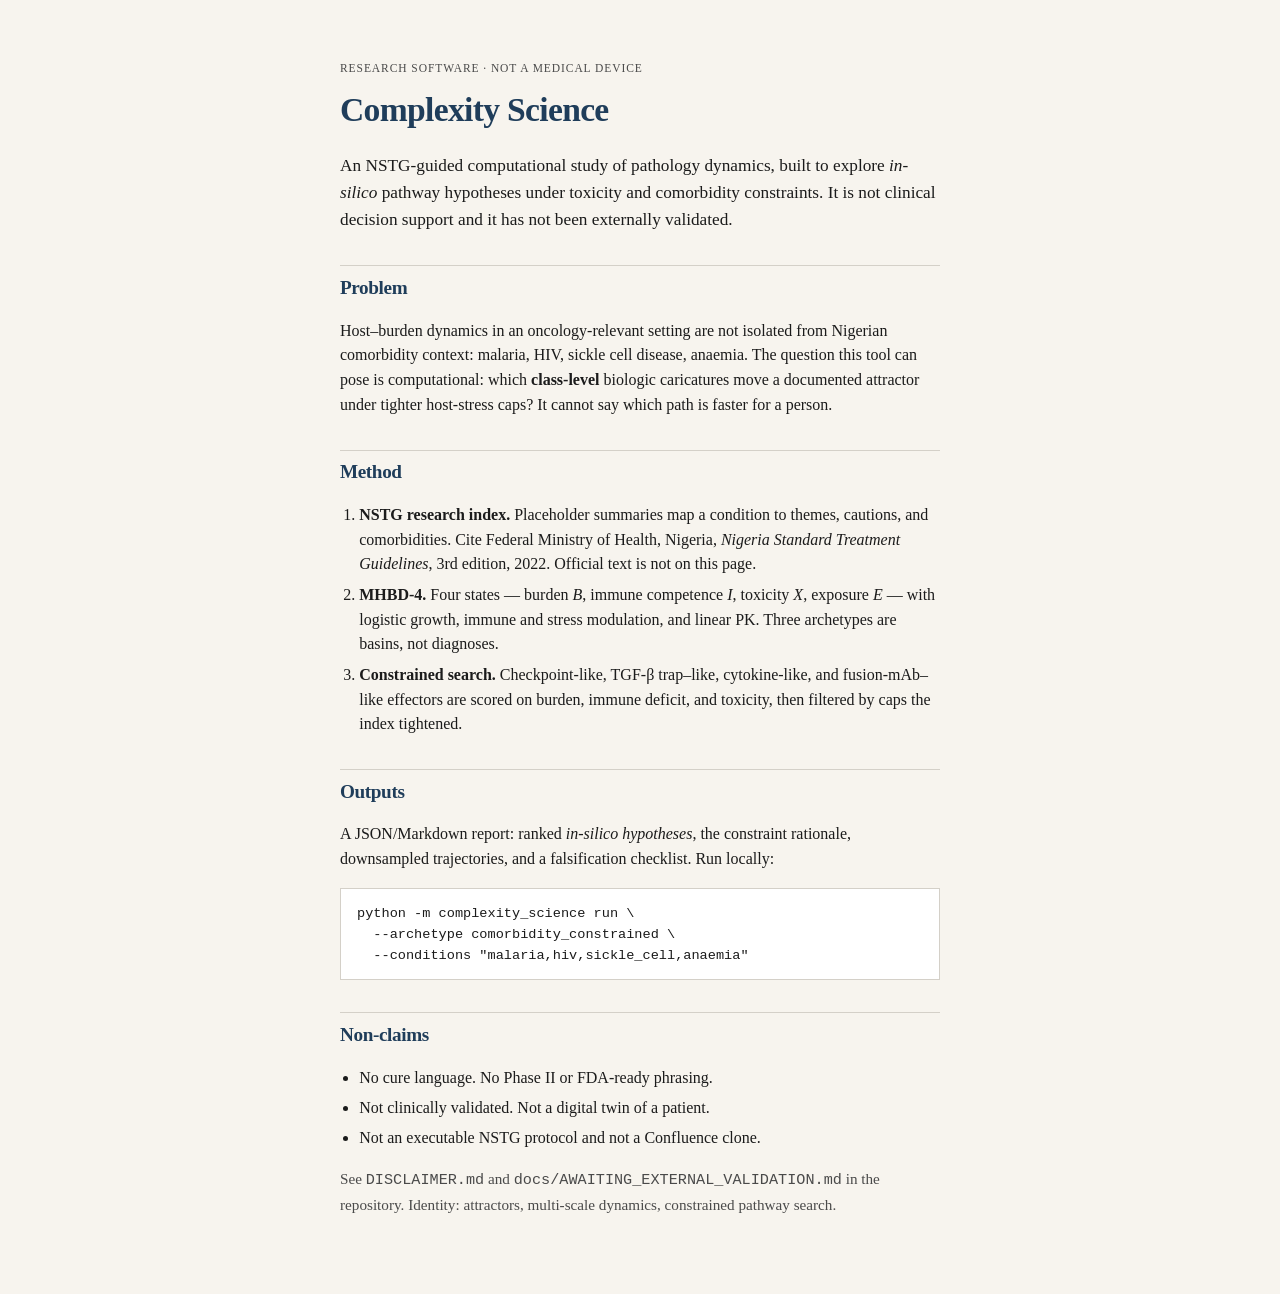
<file: web/index.html>
<!DOCTYPE html>
<html lang="en">
  <head>
    <meta charset="utf-8" />
    <meta name="viewport" content="width=device-width, initial-scale=1" />
    <title>Complexity Science — in-silico explainer</title>
    <link rel="stylesheet" href="styles.css" />
  </head>
  <body>
    <main>
      <p class="kicker">Research software · not a medical device</p>
      <h1>Complexity Science</h1>
      <p class="lede">
        An NSTG-guided computational study of pathology dynamics, built to
        explore <em>in-silico</em> pathway hypotheses under toxicity and
        comorbidity constraints. It is not clinical decision support and it
        has not been externally validated.
      </p>

      <section>
        <h2>Problem</h2>
        <p>
          Host–burden dynamics in an oncology-relevant setting are not
          isolated from Nigerian comorbidity context: malaria, HIV, sickle
          cell disease, anaemia. The question this tool can pose is
          computational: which <strong>class-level</strong> biologic
          caricatures move a documented attractor under tighter host-stress
          caps? It cannot say which path is faster for a person.
        </p>
      </section>

      <section>
        <h2>Method</h2>
        <ol>
          <li>
            <strong>NSTG research index.</strong> Placeholder summaries map a
            condition to themes, cautions, and comorbidities. Cite Federal
            Ministry of Health, Nigeria,
            <cite>Nigeria Standard Treatment Guidelines</cite>, 3rd edition,
            2022. Official text is not on this page.
          </li>
          <li>
            <strong>MHBD-4.</strong> Four states — burden
            <span class="sym">B</span>, immune competence
            <span class="sym">I</span>, toxicity
            <span class="sym">X</span>, exposure
            <span class="sym">E</span> — with logistic growth, immune and
            stress modulation, and linear PK. Three archetypes are basins,
            not diagnoses.
          </li>
          <li>
            <strong>Constrained search.</strong> Checkpoint-like, TGF-β
            trap–like, cytokine-like, and fusion-mAb–like effectors are
            scored on burden, immune deficit, and toxicity, then filtered by
            caps the index tightened.
          </li>
        </ol>
      </section>

      <section>
        <h2>Outputs</h2>
        <p>
          A JSON/Markdown report: ranked <em>in-silico hypotheses</em>, the
          constraint rationale, downsampled trajectories, and a falsification
          checklist. Run locally:
        </p>
        <pre><code>python -m complexity_science run \
  --archetype comorbidity_constrained \
  --conditions "malaria,hiv,sickle_cell,anaemia"</code></pre>
      </section>

      <section>
        <h2>Non-claims</h2>
        <ul>
          <li>No cure language. No Phase II or FDA-ready phrasing.</li>
          <li>Not clinically validated. Not a digital twin of a patient.</li>
          <li>Not an executable NSTG protocol and not a Confluence clone.</li>
        </ul>
        <p class="foot">
          See <code>DISCLAIMER.md</code> and
          <code>docs/AWAITING_EXTERNAL_VALIDATION.md</code> in the
          repository. Identity: attractors, multi-scale dynamics, constrained
          pathway search.
        </p>
      </section>
    </main>
  </body>
</html>
</file>
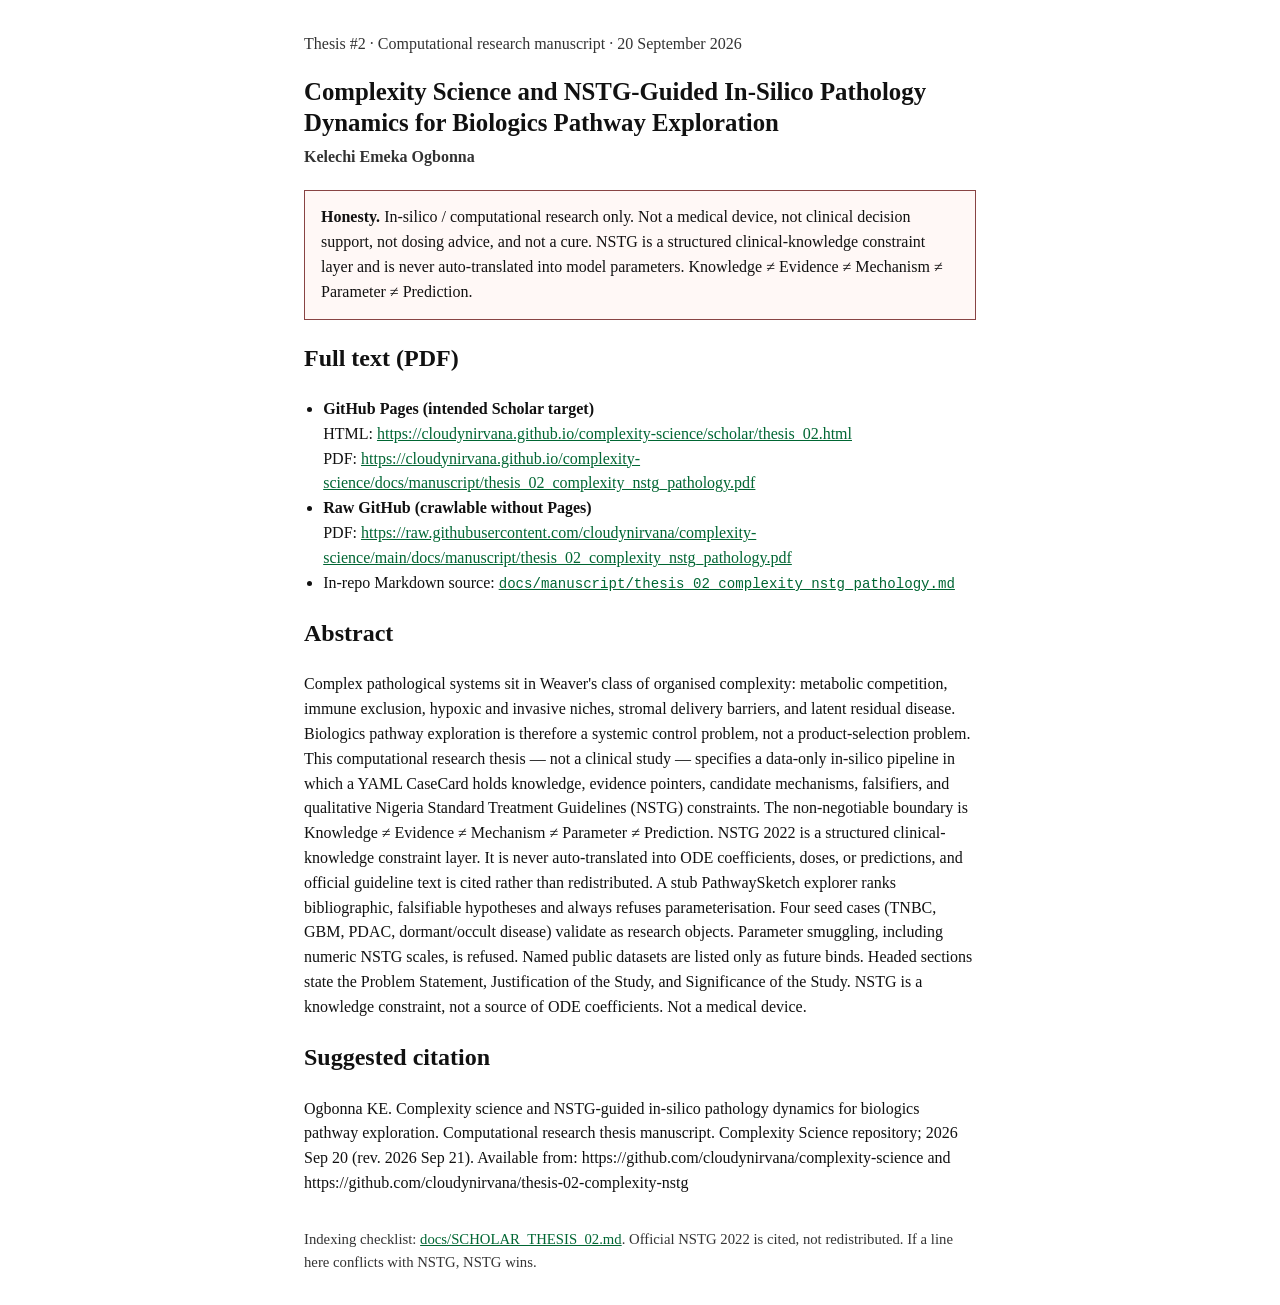
<file: scholar/thesis_02.html>
<!DOCTYPE html>
<html lang="en">
<head>
  <meta charset="utf-8">
  <meta name="viewport" content="width=device-width, initial-scale=1">
  <title>Complexity Science and NSTG-Guided In-Silico Pathology Dynamics for Biologics Pathway Exploration — Ogbonna 2026</title>

  <!-- Highwire Press citation_* tags for Google Scholar.
       Preferred host after GitHub Pages is enabled on this repository:
         HTML: https://cloudynirvana.github.io/complexity-science/scholar/thesis_02.html
         PDF:  https://cloudynirvana.github.io/complexity-science/docs/manuscript/thesis_02_complexity_nstg_pathology.pdf
       Crawlable PDF without Pages (raw GitHub):
         https://raw.githubusercontent.com/cloudynirvana/complexity-science/main/docs/manuscript/thesis_02_complexity_nstg_pathology.pdf
       citation_pdf_url below uses the Pages URL as the intended Scholar target.
       If Pages is not yet enabled, point crawlers at the raw URL (see docs/SCHOLAR_THESIS_02.md). -->
  <meta name="citation_title" content="Complexity Science and NSTG-Guided In-Silico Pathology Dynamics for Biologics Pathway Exploration">
  <meta name="citation_author" content="Ogbonna, Kelechi Emeka">
  <meta name="citation_publication_date" content="2026/09/20">
  <meta name="citation_date" content="2026/09/20">
  <meta name="citation_online_date" content="2026/09/20">
  <meta name="citation_year" content="2026">
  <meta name="citation_language" content="en">
  <meta name="citation_technical_report_institution" content="Complexity Science repository">
  <meta name="citation_technical_report_number" content="Thesis-02">
  <meta name="citation_fulltext_html_url" content="https://cloudynirvana.github.io/complexity-science/scholar/thesis_02.html">
  <meta name="citation_pdf_url" content="https://cloudynirvana.github.io/complexity-science/docs/manuscript/thesis_02_complexity_nstg_pathology.pdf">
  <meta name="citation_abstract" content="Complex pathological systems sit in Weaver's class of organised complexity: metabolic competition, immune exclusion, hypoxic and invasive niches, stromal delivery barriers, and latent residual disease. Biologics pathway exploration is therefore a systemic control problem, not a product-selection problem. This computational research thesis — not a clinical study — specifies a data-only in-silico pipeline in which a YAML CaseCard holds knowledge, evidence pointers, candidate mechanisms, falsifiers, and qualitative Nigeria Standard Treatment Guidelines (NSTG) constraints. The non-negotiable boundary is Knowledge ≠ Evidence ≠ Mechanism ≠ Parameter ≠ Prediction. NSTG 2022 is a structured clinical-knowledge constraint layer. It is never auto-translated into ODE coefficients, doses, or predictions, and official guideline text is cited rather than redistributed. Headed sections state the Problem Statement, Justification of the Study, and Significance of the Study. A stub PathwaySketch explorer ranks bibliographic, falsifiable hypotheses and always refuses parameterisation. Four seed cases (TNBC, GBM, PDAC, dormant/occult disease) validate as research objects. Parameter smuggling, including numeric NSTG scales, is refused. Named public datasets are listed only as future binds. Not a medical device, not CDS, not dosing, not a cure.">
    <meta name="citation_reference" content="Weaver W. Science and complexity. Am Sci. 1948;36(4):536-44. PMID: 18882675. Available from: https://www.jstor.org/stable/27826254">
  <meta name="citation_reference" content="Anderson PW. More is different. Science. 1972;177(4047):393-6. doi:10.1126/science.177.4047.393. PMID: 17796623">
  <meta name="citation_reference" content="Goldenfeld N, Kadanoff LP. Simple lessons from complexity. Science. 1999;284(5411):87-9. doi:10.1126/science.284.5411.87. PMID: 10102823">
  <meta name="citation_reference" content="Hartwell LH, Hopfield JJ, Leibler S, Murray AW. From molecular to modular cell biology. Nature. 1999;402(6761 Suppl):C47-52. doi:10.1038/35011540. PMID: 10591225">
  <meta name="citation_reference" content="Kitano H. Systems biology: a brief overview. Science. 2002;295(5560):1662-4. doi:10.1126/science.1069492. PMID: 11872829">
  <meta name="citation_reference" content="Kitano H. Computational systems biology. Nature. 2002;420(6912):206-10. doi:10.1038/nature01254. PMID: 12432404">
  <meta name="citation_reference" content="Barabási AL, Gulbahce N, Loscalzo J. Network medicine: a network-based approach to human disease. Nat Rev Genet. 2011;12(1):56-68. doi:10.1038/nrg2918. PMID: 21164525">
  <meta name="citation_reference" content="Plsek PE, Greenhalgh T. Complexity science: The challenge of complexity in health care. BMJ. 2001;323(7313):625-8. doi:10.1136/bmj.323.7313.625. PMID: 11557716">
  <meta name="citation_reference" content="Ahn AC, Tewari M, Poon CS, Phillips RS. The limits of reductionism in medicine: could systems biology offer an alternative? PLoS Med. 2006;3(6):e208. doi:10.1371/journal.pmed.0030208. PMID: 16681415">
  <meta name="citation_reference" content="Lipsitz LA. Understanding health care as a complex system: the foundation for unintended consequences. JAMA. 2012;308(3):243-4. doi:10.1001/jama.2012.7551. PMID: 22797640">
  <meta name="citation_reference" content="Wolkenhauer O. Why model? Front Physiol. 2014;5:21. doi:10.3389/fphys.2014.00021. PMID: 24478728">
  <meta name="citation_reference" content="Aldridge BB, Burke JM, Lauffenburger DA, Sorger PK. Physicochemical modelling of cell signalling pathways. Nat Cell Biol. 2006;8(11):1195-203. doi:10.1038/ncb1497. PMID: 17060902">
  <meta name="citation_reference" content="Ioannidis JP. Why most published research findings are false. PLoS Med. 2005;2(8):e124. doi:10.1371/journal.pmed.0020124. PMID: 16060722">
  <meta name="citation_reference" content="Begley CG, Ellis LM. Drug development: Raise standards for preclinical cancer research. Nature. 2012;483(7391):531-3. doi:10.1038/483531a. PMID: 22460880">
  <meta name="citation_reference" content="Popper KR. The logic of scientific discovery. London: Hutchinson; 1959.">
  <meta name="citation_reference" content="Holland JH. Hidden order: how adaptation builds complexity. Reading (MA): Addison-Wesley; 1995.">
  <meta name="citation_reference" content="Mitchell M. Complexity: a guided tour. Oxford: Oxford University Press; 2009.">
  <meta name="citation_reference" content="Hanahan D, Weinberg RA. The hallmarks of cancer. Cell. 2000;100(1):57-70. doi:10.1016/S0092-8674(00)81683-9. PMID: 10647931">
  <meta name="citation_reference" content="Hanahan D, Weinberg RA. Hallmarks of cancer: the next generation. Cell. 2011;144(5):646-74. doi:10.1016/j.cell.2011.02.013. PMID: 21376230">
  <meta name="citation_reference" content="Hanahan D, Coussens LM. Accessories to the crime: functions of cells recruited to the tumor microenvironment. Cancer Cell. 2012;21(3):309-22. doi:10.1016/j.ccr.2012.02.022. PMID: 22439926">
  <meta name="citation_reference" content="Junttila MR, de Sauvage FJ. Influence of tumour micro-environment heterogeneity on therapeutic response. Nature. 2013;501(7467):346-54. doi:10.1038/nature12626. PMID: 24048067">
  <meta name="citation_reference" content="Quail DF, Joyce JA. Microenvironmental regulation of tumor progression and metastasis. Nat Med. 2013;19(11):1423-37. doi:10.1038/nm.3394. PMID: 24202395">
  <meta name="citation_reference" content="Joyce JA, Fearon DT. T cell exclusion, immune privilege, and the tumor microenvironment. Science. 2015;348(6230):74-80. doi:10.1126/science.aaa6204. PMID: 25838376">
  <meta name="citation_reference" content="Chen DS, Mellman I. Oncology meets immunology: the cancer-immunity cycle. Immunity. 2013;39(1):1-10. doi:10.1016/j.immuni.2013.07.012. PMID: 23890059">
  <meta name="citation_reference" content="Chen DS, Mellman I. Elements of cancer immunity and the cancer-immune set point. Nature. 2017;541(7637):321-330. doi:10.1038/nature21349. PMID: 28102259">
  <meta name="citation_reference" content="Hegde PS, Chen DS. Top 10 Challenges in Cancer Immunotherapy. Immunity. 2020;52(1):17-35. doi:10.1016/j.immuni.2019.12.011. PMID: 31940268">
  <meta name="citation_reference" content="Gatenby RA, Gillies RJ. Why do cancers have high aerobic glycolysis? Nat Rev Cancer. 2004;4(11):891-9. doi:10.1038/nrc1478. PMID: 15516961">
  <meta name="citation_reference" content="Li X, Wenes M, Romero P, Huang SC, Fendt SM, Ho PC. Navigating metabolic pathways to enhance antitumour immunity and immunotherapy. Nat Rev Clin Oncol. 2019;16(7):425-441. doi:10.1038/s41571-019-0203-7. PMID: 30914826">
  <meta name="citation_reference" content="Bianchini G, Balko JM, Mayer IA, Sanders ME, Gianni L. Triple-negative breast cancer: challenges and opportunities of a heterogeneous disease. Nat Rev Clin Oncol. 2016;13(11):674-690. doi:10.1038/nrclinonc.2016.66. PMID: 27184417">
  <meta name="citation_reference" content="Schmid P, Adams S, Rugo HS, Schneeweiss A, Barrios CH, Iwata H, et al. Atezolizumab and Nab-Paclitaxel in Advanced Triple-Negative Breast Cancer. N Engl J Med. 2018;379(22):2108-2121. doi:10.1056/NEJMoa1809615. PMID: 30345906">
  <meta name="citation_reference" content="Hambardzumyan D, Bergers G. Glioblastoma: Defining Tumor Niches. Trends Cancer. 2015;1(4):252-265. doi:10.1016/j.trecan.2015.10.009. PMID: 27088132">
  <meta name="citation_reference" content="Brat DJ, Castellano-Sanchez AA, Hunter SB, Pecot M, Cohen C, Hammond EH, et al. Pseudopalisades in glioblastoma are hypoxic, express extracellular matrix proteases, and are formed by an actively migrating cell population. Cancer Res. 2004;64(3):920-7. doi:10.1158/0008-5472.CAN-03-2073. PMID: 14871821">
  <meta name="citation_reference" content="Giese A, Bjerkvig R, Berens ME, Westphal M. Cost of migration: invasion of malignant gliomas and implications for treatment. J Clin Oncol. 2003;21(8):1624-36. doi:10.1200/JCO.2003.05.063. PMID: 12697889">
  <meta name="citation_reference" content="Semenza GL. Hypoxia-inducible factors in physiology and medicine. Cell. 2012;148(3):399-408. doi:10.1016/j.cell.2012.01.021. PMID: 22304911">
  <meta name="citation_reference" content="Bertout JA, Patel SA, Simon MC. The impact of O2 availability on human cancer. Nat Rev Cancer. 2008;8(12):967-75. doi:10.1038/nrc2540. PMID: 18987634">
  <meta name="citation_reference" content="Friedl P, Wolf K. Tumour-cell invasion and migration: diversity and escape mechanisms. Nat Rev Cancer. 2003;3(5):362-74. doi:10.1038/nrc1075. PMID: 12724734">
  <meta name="citation_reference" content="Olive KP, Jacobetz MA, Davidson CJ, Gopinathan A, McIntyre D, Honess D, et al. Inhibition of Hedgehog signaling enhances delivery of chemotherapy in a mouse model of pancreatic cancer. Science. 2009;324(5933):1457-61. doi:10.1126/science.1171362. PMID: 19460966">
  <meta name="citation_reference" content="Provenzano PP, Cuevas C, Chang AE, Goel VK, Von Hoff DD, Hingorani SR. Enzymatic targeting of the stroma ablates physical barriers to treatment of pancreatic ductal adenocarcinoma. Cancer Cell. 2012;21(3):418-29. doi:10.1016/j.ccr.2012.01.007. PMID: 22439937">
  <meta name="citation_reference" content="Feig C, Gopinathan A, Neesse A, Chan DS, Cook N, Tuveson DA. The pancreas cancer microenvironment. Clin Cancer Res. 2012;18(16):4266-76. doi:10.1158/1078-0432.CCR-11-3114. PMID: 22896693">
  <meta name="citation_reference" content="Neesse A, Michl P, Frese KK, Feig C, Cook N, Jacobetz MA, et al. Stromal biology and therapy in pancreatic cancer. Gut. 2011;60(6):861-8. doi:10.1136/gut.2010.226092. PMID: 20966025">
  <meta name="citation_reference" content="Kleeff J, Korc M, Apte M, La Vecchia C, Johnson CD, Biankin AV, et al. Pancreatic cancer. Nat Rev Dis Primers. 2016;2:16022. doi:10.1038/nrdp.2016.22. PMID: 27158978">
  <meta name="citation_reference" content="Kalluri R. The biology and function of fibroblasts in cancer. Nat Rev Cancer. 2016;16(9):582-98. doi:10.1038/nrc.2016.73. PMID: 27550820">
  <meta name="citation_reference" content="Sahai E, Astsaturov I, Cukierman E, DeNardo DG, Egeblad M, Evans RM, et al. A framework for advancing our understanding of cancer-associated fibroblasts. Nat Rev Cancer. 2020;20(3):174-186. doi:10.1038/s41568-019-0238-1. PMID: 31980749">
  <meta name="citation_reference" content="Butcher DT, Alliston T, Weaver VM. A tense situation: forcing tumour progression. Nat Rev Cancer. 2009;9(2):108-22. doi:10.1038/nrc2544. PMID: 19165226">
  <meta name="citation_reference" content="Aguirre-Ghiso JA. Models, mechanisms and clinical evidence for cancer dormancy. Nat Rev Cancer. 2007;7(11):834-46. doi:10.1038/nrc2256. PMID: 17957189">
  <meta name="citation_reference" content="Sosa MS, Bragado P, Aguirre-Ghiso JA. Mechanisms of disseminated cancer cell dormancy: an awakening field. Nat Rev Cancer. 2014;14(9):611-22. doi:10.1038/nrc3793. PMID: 25118602">
  <meta name="citation_reference" content="Massagué J, Obenauf AC. Metastatic colonization by circulating tumour cells. Nature. 2016;529(7586):298-306. doi:10.1038/nature17038. PMID: 26791720">
  <meta name="citation_reference" content="Giancotti FG. Mechanisms governing metastatic dormancy and reactivation. Cell. 2013;155(4):750-64. doi:10.1016/j.cell.2013.10.029. PMID: 24209616">
  <meta name="citation_reference" content="Federal Ministry of Health (NG). Nigeria Standard Treatment Guidelines [Internet]. 3rd ed. Abuja: Federal Ministry of Health; 2022 [cited 2026 Sep 20]. Official text is not redistributed by this repository; obtain it from FMoH or an authorised distributor. Launch notice available from: https://fmino.gov.ng/fg-harps-on-effective-use-of-nigeria-standard-treatment-guidelines/">
  <meta name="citation_reference" content="Federal Ministry of Information and National Orientation (NG). FG harps on effective use of Nigeria Standard Treatment Guidelines [Internet]. Abuja: Federal Ministry of Information and National Orientation; 2022 Nov 25 [cited 2026 Sep 20]. Available from: https://fmino.gov.ng/fg-harps-on-effective-use-of-nigeria-standard-treatment-guidelines/">
  <meta name="citation_reference" content="Federal Ministry of Health (NG). Nigeria Essential Medicines List [Internet]. 7th ed. Abuja: Federal Ministry of Health; 2020 [cited 2026 Sep 20]. Available from: https://cdn.who.int/media/docs/default-source/essential-medicines/national-essential-medicines-lists-(neml)/afro_neml/nigeria-2020.pdf">
  <meta name="citation_reference" content="Federal Ministry of Health (NG). Nigeria National Cancer Control Plan 2018-2022 [Internet]. Abuja: Federal Ministry of Health; 2018 [cited 2026 Sep 20]. Available from: https://www.iccp-portal.org/sites/default/files/plans/NCCP_Final%20%5B1%5D.pdf">
  <meta name="citation_reference" content="Federal Ministry of Health (NG). National Policy on Chemotherapy Safety (ChemoSafe) [Internet]. Abuja: Federal Ministry of Health; 2021 Jun [cited 2026 Sep 20]. Available from: https://www.nicrat.gov.ng/wp-content/uploads/2023/08/National-Chemosafe-Policy-29-June.pdf">
  <meta name="citation_reference" content="Cancer Genome Atlas Network. Comprehensive molecular portraits of human breast tumours. Nature. 2012;490(7418):61-70. doi:10.1038/nature11412. PMID: 23000897">
  <meta name="citation_reference" content="Cancer Genome Atlas Research Network. Comprehensive genomic characterization defines human glioblastoma genes and core pathways. Nature. 2008;455(7216):1061-8. doi:10.1038/nature07385. PMID: 18772890">
  <meta name="citation_reference" content="Cancer Genome Atlas Research Network. Integrated Genomic Characterization of Pancreatic Ductal Adenocarcinoma. Cancer Cell. 2017;32(2):185-203.e13. doi:10.1016/j.ccell.2017.07.007. PMID: 28810144">
  <meta name="citation_reference" content="Weinstein JN, Collisson EA, Mills GB, Shaw KR, Ozenberger BA, Ellrott K, et al. The Cancer Genome Atlas Pan-Cancer analysis project. Nat Genet. 2013;45(10):1113-20. doi:10.1038/ng.2764. PMID: 24071849">
  <meta name="citation_reference" content="Grossman RL, Heath AP, Ferretti V, Varmus HE, Lowy DR, Kibbe WA, et al. Toward a Shared Vision for Cancer Genomic Data. N Engl J Med. 2016;375(12):1109-12. doi:10.1056/NEJMp1607591. PMID: 27653561">
  <meta name="citation_reference" content="Cerami E, Gao J, Dogrusoz U, Gross BE, Sumer SO, Aksoy BA, et al. The cBio cancer genomics portal: an open platform for exploring multidimensional cancer genomics data. Cancer Discov. 2012;2(5):401-4. doi:10.1158/2159-8290.CD-12-0095. PMID: 22588877">
  <meta name="citation_reference" content="Edgar R, Domrachev M, Lash AE. Gene Expression Omnibus: NCBI gene expression and hybridization array data repository. Nucleic Acids Res. 2002;30(1):207-10. doi:10.1093/nar/30.1.207. PMID: 11752295">
  <meta name="citation_reference" content="Barrett T, Wilhite SE, Ledoux P, Evangelista C, Kim IF, Tomashevsky M, et al. NCBI GEO: archive for functional genomics data sets--update. Nucleic Acids Res. 2013;41(Database issue):D991-5. doi:10.1093/nar/gks1193. PMID: 23193258">
  <meta name="citation_reference" content="Puchalski RB, Shah N, Miller J, Dalley R, Nomura SR, Yoon JG, et al. An anatomic transcriptional atlas of human glioblastoma. Science. 2018;360(6389):660-663. doi:10.1126/science.aaf2666. PMID: 29748285">
  <meta name="citation_reference" content="Rozenblatt-Rosen O, Regev A, Oberdoerffer P, Nawy T, Hupalowska A, Rood JE, et al. The Human Tumor Atlas Network: Charting Tumor Transitions across Space and Time at Single-Cell Resolution. Cell. 2020;181(2):236-249. doi:10.1016/j.cell.2020.03.053. PMID: 32302568">
  <meta name="citation_reference" content="ICGC/TCGA Pan-Cancer Analysis of Whole Genomes Consortium. Pan-cancer analysis of whole genomes. Nature. 2020;578(7793):82-93. doi:10.1038/s41586-020-1969-6. PMID: 32025007">
  <meta name="citation_reference" content="May RM. Uses and abuses of mathematics in biology. Science. 2004;303(5659):790-3. doi:10.1126/science.1094442. PMID: 14764866">
  <meta name="citation_reference" content="Saltelli A, Bammer G, Bruno I, Charters E, Di Fiore M, Didier E, et al. Five ways to ensure that models serve society: a manifesto. Nature. 2020;582(7813):482-484. doi:10.1038/d41586-020-01812-9. PMID: 32581374">
  <meta name="citation_reference" content="Wilkinson MD, Dumontier M, Aalbersberg IJ, Appleton G, Axton M, Baak A, et al. The FAIR Guiding Principles for scientific data management and stewardship. Sci Data. 2016;3:160018. doi:10.1038/sdata.2016.18. PMID: 26978244">
  <meta name="citation_reference" content="Peng RD. Reproducible research in computational science. Science. 2011;334(6060):1226-7. doi:10.1126/science.1213847. PMID: 22144613">
  <meta name="citation_reference" content="Stodden V, McNutt M, Bailey DH, Deelman E, Gil Y, Hanson B, et al. Enhancing reproducibility for computational methods. Science. 2016;354(6317):1240-1241. doi:10.1126/science.aah6168. PMID: 27940837">
  <meta name="citation_keywords" content="complexity science">
  <meta name="citation_keywords" content="in-silico pathology">
  <meta name="citation_keywords" content="NSTG">
  <meta name="citation_keywords" content="CaseCard">
  <meta name="citation_keywords" content="PathwaySketch">
  <meta name="citation_keywords" content="biologics pathway exploration">
  <meta name="citation_keywords" content="parameter smuggling">
  <meta name="citation_keywords" content="knowledge constraint">

  <meta name="dc.title" content="Complexity Science and NSTG-Guided In-Silico Pathology Dynamics for Biologics Pathway Exploration">
  <meta name="dc.creator" content="Ogbonna, Kelechi Emeka">
  <meta name="dc.date" content="2026-09-20">
  <meta name="dc.language" content="en">
  <meta name="dc.type" content="Text">
  <meta name="dc.format" content="application/pdf">
  <meta name="dc.rights" content="MIT License. Computational research manuscript. Not a medical device.">
  <meta name="description" content="Thesis #2 (2026-09-20): complexity science and NSTG-guided in-silico pathology dynamics for biologics pathway exploration. Computational research only.">
  <meta name="robots" content="index, follow">

  <style>
    :root { color-scheme: light; }
    body { font-family: Georgia, "Times New Roman", serif; max-width: 42rem; margin: 2rem auto; padding: 0 1.25rem; line-height: 1.55; color: #111; }
    h1 { font-size: 1.55rem; line-height: 1.25; margin-bottom: 0.4rem; }
    .meta { color: #333; margin: 0 0 1.25rem; }
    a { color: #063; }
    .box { border: 1px solid #ccc; padding: 0.9rem 1rem; margin: 1.25rem 0; background: #fafafa; }
    .warn { border-color: #844; background: #fff8f6; }
    ul { padding-left: 1.2rem; }
    code { font-family: ui-monospace, monospace; font-size: 0.88em; }
    footer { margin-top: 2rem; font-size: 0.92rem; color: #333; }
  </style>
</head>
<body>
  <p class="meta">Thesis #2 · Computational research manuscript · 20 September 2026</p>
  <h1>Complexity Science and NSTG-Guided In-Silico Pathology Dynamics for Biologics Pathway Exploration</h1>
  <p class="meta"><strong>Kelechi Emeka Ogbonna</strong></p>

  <div class="box warn">
    <strong>Honesty.</strong> In-silico / computational research only. Not a medical device, not clinical decision support, not dosing advice, and not a cure.
    NSTG is a structured clinical-knowledge constraint layer and is never auto-translated into model parameters.
    Knowledge ≠ Evidence ≠ Mechanism ≠ Parameter ≠ Prediction.
  </div>

  <h2>Full text (PDF)</h2>
  <ul>
    <li>
      <strong>GitHub Pages (intended Scholar target)</strong><br>
      HTML: <a href="https://cloudynirvana.github.io/complexity-science/scholar/thesis_02.html">https://cloudynirvana.github.io/complexity-science/scholar/thesis_02.html</a><br>
      PDF: <a href="https://cloudynirvana.github.io/complexity-science/docs/manuscript/thesis_02_complexity_nstg_pathology.pdf">https://cloudynirvana.github.io/complexity-science/docs/manuscript/thesis_02_complexity_nstg_pathology.pdf</a>
    </li>
    <li>
      <strong>Raw GitHub (crawlable without Pages)</strong><br>
      PDF: <a href="https://raw.githubusercontent.com/cloudynirvana/complexity-science/main/docs/manuscript/thesis_02_complexity_nstg_pathology.pdf">https://raw.githubusercontent.com/cloudynirvana/complexity-science/main/docs/manuscript/thesis_02_complexity_nstg_pathology.pdf</a>
    </li>
    <li>
      In-repo Markdown source:
      <a href="https://github.com/cloudynirvana/complexity-science/blob/main/docs/manuscript/thesis_02_complexity_nstg_pathology.md"><code>docs/manuscript/thesis_02_complexity_nstg_pathology.md</code></a>
    </li>
  </ul>

  <h2>Abstract</h2>
  <p>
    Complex pathological systems sit in Weaver's class of organised complexity: metabolic competition,
    immune exclusion, hypoxic and invasive niches, stromal delivery barriers, and latent residual disease.
    Biologics pathway exploration is therefore a systemic control problem, not a product-selection problem.
    This computational research thesis — not a clinical study — specifies a data-only in-silico pipeline
    in which a YAML CaseCard holds knowledge, evidence pointers, candidate mechanisms, falsifiers, and
    qualitative Nigeria Standard Treatment Guidelines (NSTG) constraints. The non-negotiable boundary is
    Knowledge ≠ Evidence ≠ Mechanism ≠ Parameter ≠ Prediction. NSTG 2022 is a structured
    clinical-knowledge constraint layer. It is never auto-translated into ODE coefficients, doses, or
    predictions, and official guideline text is cited rather than redistributed. A stub PathwaySketch
    explorer ranks bibliographic, falsifiable hypotheses and always refuses parameterisation. Four seed
    cases (TNBC, GBM, PDAC, dormant/occult disease) validate as research objects. Parameter smuggling,
    including numeric NSTG scales, is refused. Named public datasets are listed only as future binds.
    Headed sections state the Problem Statement, Justification of the Study, and Significance of the Study.
    NSTG is a knowledge constraint, not a source of ODE coefficients. Not a medical device.
  </p>

  <h2>Suggested citation</h2>
  <p>
    Ogbonna KE. Complexity science and NSTG-guided in-silico pathology dynamics for biologics pathway
    exploration. Computational research thesis manuscript. Complexity Science repository; 2026 Sep 20
    (rev. 2026 Sep 21). Available from: https://github.com/cloudynirvana/complexity-science
    and https://github.com/cloudynirvana/thesis-02-complexity-nstg
  </p>

  <footer>
    Indexing checklist: <a href="https://github.com/cloudynirvana/complexity-science/blob/main/docs/SCHOLAR_THESIS_02.md">docs/SCHOLAR_THESIS_02.md</a>.
    Official NSTG 2022 is cited, not redistributed. If a line here conflicts with NSTG, NSTG wins.
  </footer>
</body>
</html>
</file>
<file: web/styles.css>
:root {
  color-scheme: light;
  --ink: #1b1b1b;
  --muted: #4a4a4a;
  --rule: #d4d0c8;
  --paper: #f7f4ee;
  --accent: #1f3d5a;
}

* {
  box-sizing: border-box;
}

html,
body {
  margin: 0;
  padding: 0;
  background: var(--paper);
  color: var(--ink);
  font-family: "Source Serif 4", "Iowan Old Style", "Palatino Linotype", Palatino,
    "Book Antiqua", Georgia, serif;
  line-height: 1.55;
}

main {
  max-width: 40rem;
  margin: 0 auto;
  padding: 3rem 1.25rem 4rem;
}

.kicker {
  letter-spacing: 0.08em;
  text-transform: uppercase;
  font-size: 0.72rem;
  color: var(--muted);
  margin-bottom: 0.4rem;
}

h1,
h2 {
  font-weight: 650;
  letter-spacing: -0.02em;
  color: var(--accent);
}

h1 {
  font-size: 2.1rem;
  margin: 0 0 0.75rem;
}

h2 {
  font-size: 1.2rem;
  margin: 2rem 0 0.6rem;
  padding-top: 0.4rem;
  border-top: 1px solid var(--rule);
}

.lede {
  font-size: 1.08rem;
}

.sym {
  font-style: italic;
}

pre {
  background: #fff;
  border: 1px solid var(--rule);
  padding: 0.85rem 1rem;
  overflow: auto;
  font-size: 0.85rem;
}

code,
pre {
  font-family: "IBM Plex Mono", "Source Code Pro", ui-monospace, Menlo, Consolas,
    monospace;
}

.foot {
  color: var(--muted);
  font-size: 0.95rem;
}

ul,
ol {
  padding-left: 1.2rem;
}

li + li {
  margin-top: 0.35rem;
}
</file>
